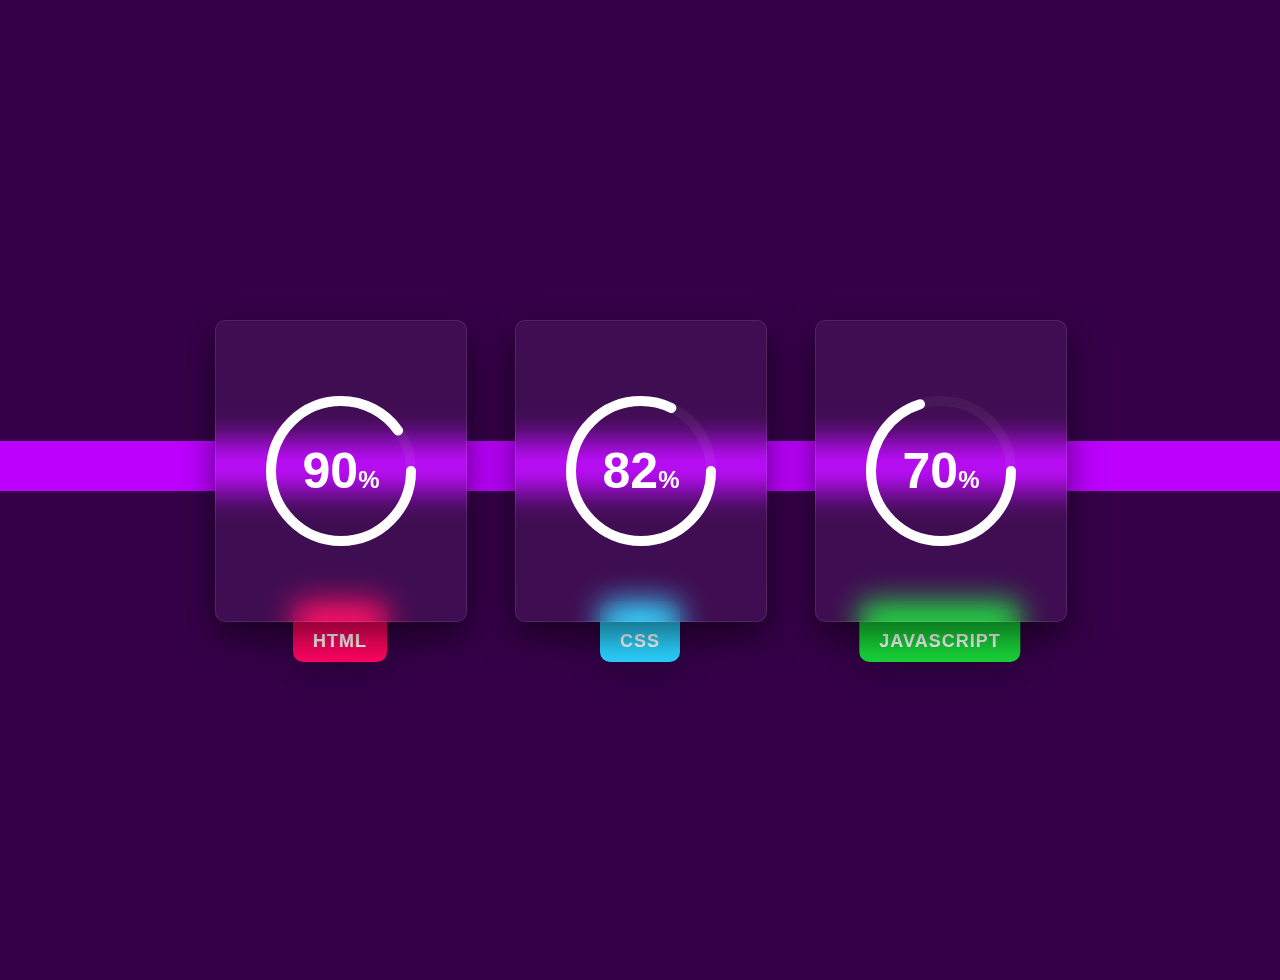
<file: GlassmorphismCircle/index.html>
<!DOCTYPE html>
<html lang = "en">
<head>
	<meta charset = "UTF-8">
	<title>Glassmorphism Circle Progress</title>
	<link rel = "stylesheet" href = "style.css">
</head>
<body>
<section>
	<div class="container">
		<div class="card">
			<div class="box">
				<div class="percent">
					<svg>
						<circle r="70" cx="70" cy="70"></circle>
						<circle r="70" cx="70" cy="70"></circle>
					</svg>
					<div class="number">
						<h2>90<span>%</span></h2>
					</div>
				</div>
			</div>
			<div>
				<div class="text">Html</div>
			</div>
		</div>

		<div class="card">
			<div class="box">
				<div class="percent">
					<svg>
						<circle r="70" cx="70" cy="70"></circle>
						<circle r="70" cx="70" cy="70"></circle>
					</svg>
					<div class="number">
						<h2>82<span>%</span></h2>
					</div>
				</div>
			</div>
			<div>
				<div class="text">Css</div>
			</div>
		</div>

		<div class="card">
			<div class="box">
				<div class="percent">
					<svg>
						<circle r="70" cx="70" cy="70"></circle>
						<circle r="70" cx="70" cy="70"></circle>
					</svg>
					<div class="number">
						<h2>70<span>%</span></h2>
					</div>
				</div>
			</div>
			<div>
				<div class="text">JavaScript</div>
			</div>
		</div>
	</div>
</section>

</body>
</html>
</file>
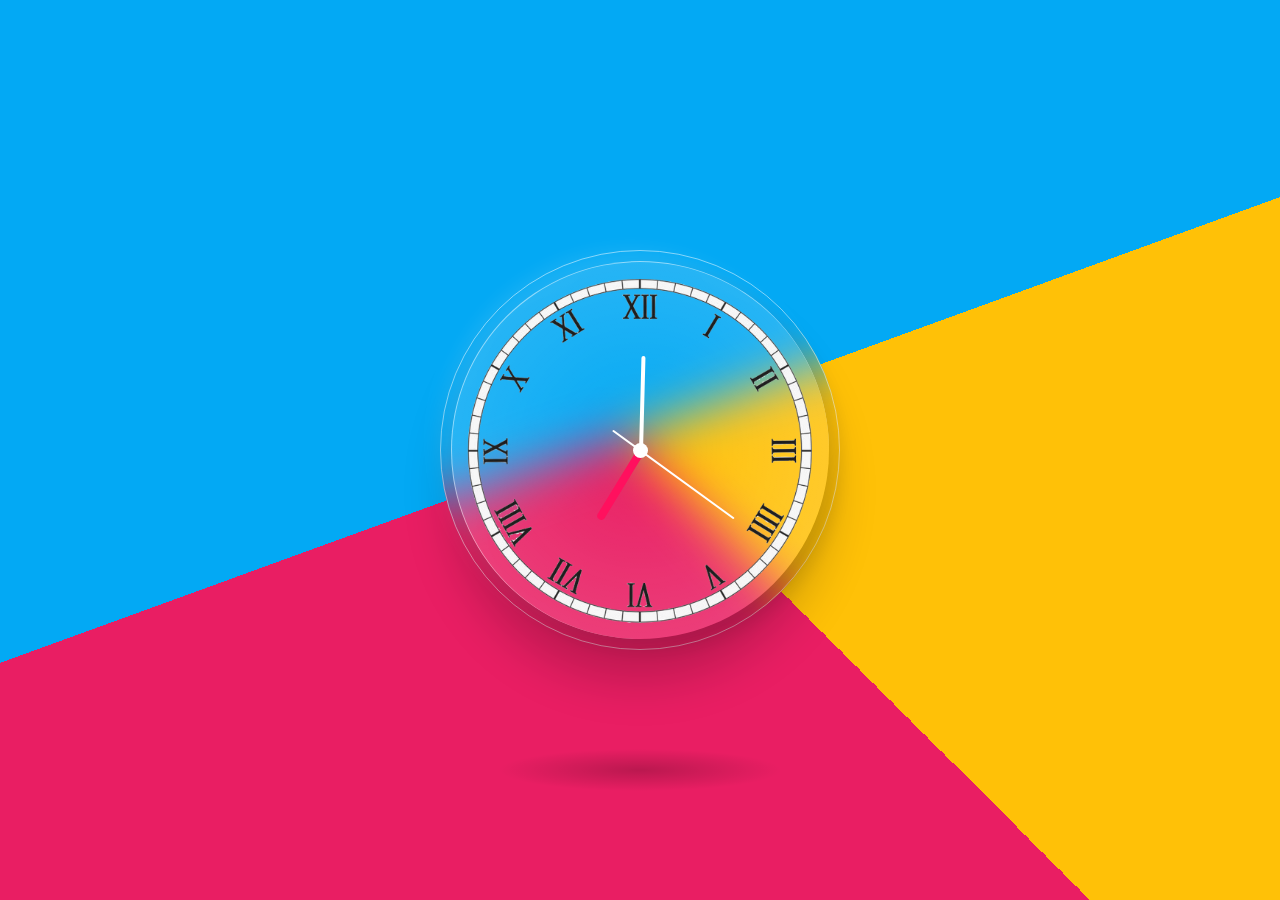
<file: Glassmorphism/clock/index.html>
<!DOCTYPE html>
<html lang = "en">
<head>
	<meta charset = "UTF-8">
	<title>Clock UI Dark</title>
	<link rel = "stylesheet" href = "style.css">
</head>
<body>

<div class = "container">
	<div class = "box">
		<div class = "clock">
			<div class = "hour">
				<div class = "hr" id = "hr"></div>
			</div>
			<div class = "min">
				<div class = "mn" id = "mn"></div>
			</div>
			<div class = "sec">
				<div class = "sc" id = "sc"></div>
			</div>
		</div>
	</div>

</div>
<script>
  const deg = 6;
  const hr = document.querySelector('#hr');
  const mn = document.querySelector('#mn');
  const sc = document.querySelector('#sc');

  setInterval(()=>{
    let day = new Date();
    let hh = day.getHours() * 30;
    let mm = day.getMinutes() * deg;
    let ss = day.getSeconds() * deg;

    hr.style.transform = `rotateZ(${hh + (mm / 12)}deg)`;
    mn.style.transform = `rotateZ(${mm / 12}deg)`;
    sc.style.transform = `rotateZ(${ss}deg)`;
	})



</script>
</body>
</html>
</file>
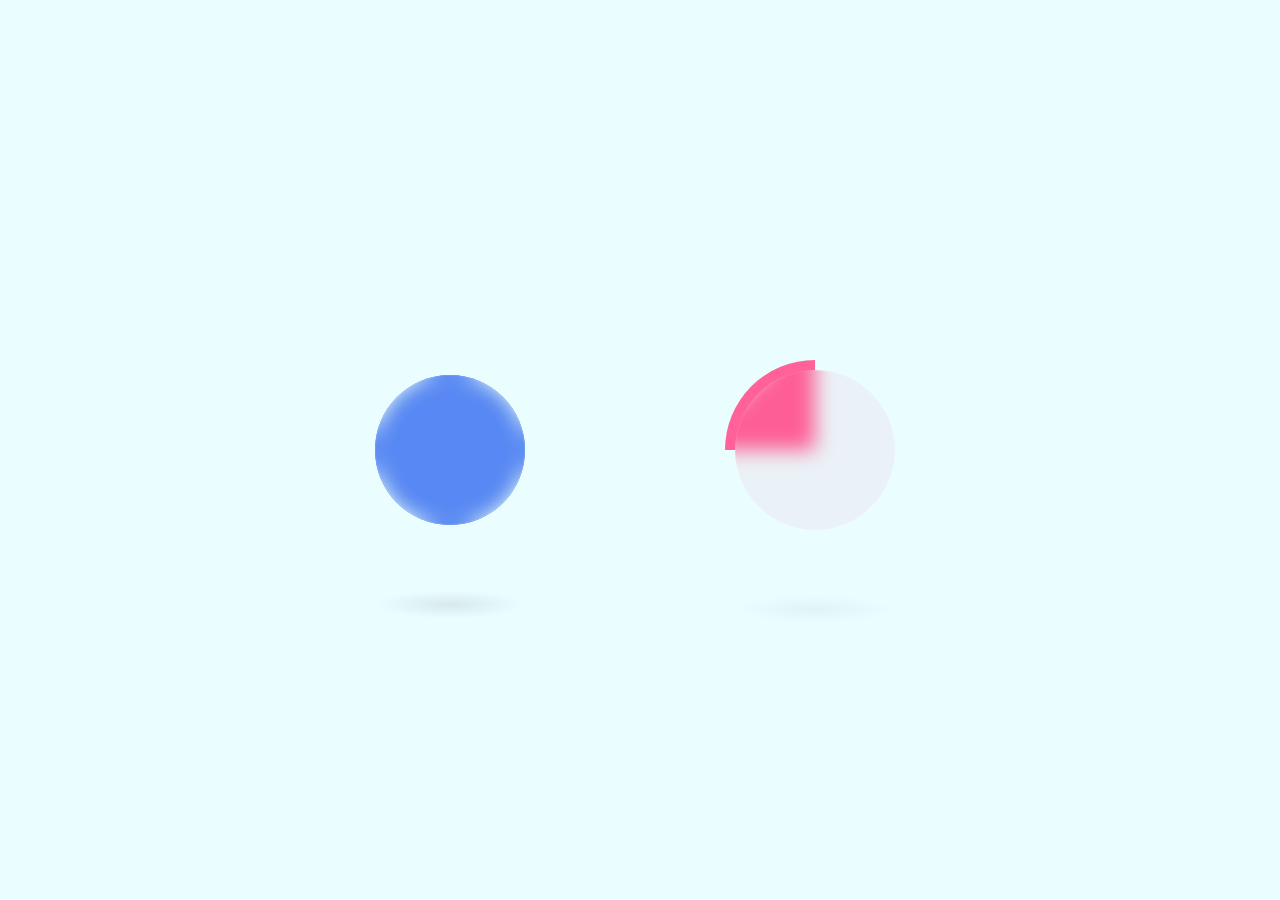
<file: Glassmorphism/loading/index.html>
<!DOCTYPE html>
<html lang = "en">
<head>
	<meta charset = "UTF-8">
	<title>Glassmorphism Animation Effects</title>
	<link rel="stylesheet" href="style1.css">
	<link rel="stylesheet" href="style2.css">
</head>
<body>
<div class="container">
	<div class="loader one">
		<span></span><span></span>
	</div>
	<div class="loader two">
		<span></span><span></span>
	</div>
</div>
</body>
</html>
</file>
<file: GlassmorphismCircle/style.css>
* {
    margin: 0;
    padding: 0;
    font-family: 'Roboto', sans-serif;
}

section {
    position: relative;
    display: flex;
    justify-content: center;
    align-items: center;
    padding: 40px 0;
    min-height: 100vh;
    background: #350048;
}

section::before {
    content: '';
    position: absolute;
    top: 45%;
    left: 0;
    width: 100%;
    height: 50px;
    background: #bd00ff;
}

.container {
    width: 900px;
    display: flex;
    flex-wrap: wrap;
    justify-content: space-around;
}

.container .card {
    position: relative;
    width: 250px;
    height: 300px;
    text-align: center;
    z-index: 10;
    margin: 20px 20px 60px;
}

.container .card .box {
    position: absolute;
    top: 0;
    left: 0;
    width: 100%;
    height: 100%;
    display: flex;
    justify-content: center;
    align-items: center;
    background: rgba(255, 255, 255, 0.05);
    box-shadow: 0 15px 35px rgba(0, 0, 0, 0.5);
    backdrop-filter: blur(15px);
    border: 1px solid rgba(255, 255, 255, 0.1);
    z-index: 10;
    border-radius: 10px;
}

.percent {
    position: relative;
    width: 150px;
    height: 150px;
    border-radius: 50%;
    z-index: 100;
}

.percent .number {
    position: absolute;
    top: 0;
    left: 0;
    width: 100%;
    height: 100%;
    display: flex;
    justify-content: center;
    align-items: center;
}

.percent .number h2 {
    color: #fff;
    font-weight: 700;
    font-size: 50px;
}

.percent .number h2 span {
    font-size: 24px;
}

.text {
    position: absolute;
    bottom: -42px;
    left: 50%;
    transform: translateX(-50%);
    text-align: center;
    padding: 30px 20px 10px;
    background: #f00;
    border-radius: 10px;
    font-weight: 800;
    font-size: 18px;
    letter-spacing: 1px;
    text-transform: uppercase;
    box-shadow: 0 15px 35px rgba(0, 0, 0, 0.2);
    z-index: 1;
    pointer-events: none;
    transition: bottom 0.5s, z-index 0s, transform 0.5s, padding 0.5s;
    transition-delay: 0.5s, 0.5s, 0s, 0.5s;
    color: #fff;
}

.card:hover .text {
    transition-delay: 0s, 0.5s, 0.5s, 0s;
    bottom: -70px;
    z-index: 11;
    transform: translateX(-50%) translateY(-50px);
    padding: 10px 20px 10px;
}

.card:nth-child(1) .text {
    background: #ff0461;
}

.card:nth-child(2) .text {
    background: #2bd2ff;
}

.card:nth-child(3) .text {
    background: #18d539;
}

svg {
    position: relative;
    width: 150px;
    height: 150px;
    /*display: none;*/
}

svg circle {
    width: 100%;
    height: 100%;
    fill: none;
    stroke-width: 10;
    stroke: rgba(255, 255, 255, 0.05);
    transform: translate(5px, 5px);
    stroke-linecap: round;
}

svg circle:nth-child(2) {
    stroke: #fff;
    stroke-dasharray: 440px;
    stroke-dashoffset: 440px;
}

.card:nth-child(1) svg circle:nth-child(2) {
    stroke-dashoffset: calc(440px - (440px * 90) / 100);
}

.card:nth-child(2) svg circle:nth-child(2) {
    stroke-dashoffset: calc(440px - (440px * 82) / 100);
}

.card:nth-child(3) svg circle:nth-child(2) {
    stroke-dashoffset: calc(440px - (440px * 70) / 100);
}
</file>
<file: Glassmorphism/clock/style.css>
* {
    margin: 0;
    padding: 0;
    box-sizing: border-box;
}

body {
    display: flex;
    justify-content: center;
    align-items: center;
    min-height: 100vh;
}

body::before {
    content: '';
    position: absolute;
    top: 0;
    left: 0;
    width: 100%;
    height: 100%;
    background: linear-gradient(45deg, #e91e63, #e91e63 50%,
    #ffc107 50%, #ffc107);
}

body::after {
    content: '';
    position: absolute;
    top: -20px;
    left: 0;
    width: 100%;
    height: 100%;
    background: linear-gradient(160deg, #03a9f4, #03a9f4 50%,
    transparent 50%, transparent);
    animation: animate 5s ease-in-out infinite;
}

@keyframes animate {
    0% {
        transform: translateY(10px);
    }
    50% {
        transform: translateY(-10px);
    }

}

.container {
    position: relative;
}

.container::before {
    content: '';
    position: absolute;
    bottom: -150px;
    width: 100%;
    height: 60px;
    background: radial-gradient(rgba(0, 0, 0, 0.2),
    transparent, transparent);
    border-radius: 50%;
}

.box {
    position: relative;
    z-index: 1;
    width: 400px;
    height: 400px;
    backdrop-filter: blur(25px);
    border-radius: 50%;
    border: 1px solid rgba(255, 255, 255, 0.5);
    animation: animate 5s ease-in-out infinite;
    animation-delay: -2.5s;
}

.clock {
    position: absolute;
    top: 10px;
    left: 10px;
    right: 10px;
    bottom: 10px;
    display: flex;
    justify-content: center;
    align-items: center;
    background: radial-gradient(transparent,
    rgba(255, 255, 255, 0.2)), url(clock.png);
    background-size: cover;
    border-radius: 50%;
    backdrop-filter: blur(25px);
    border: 1px solid rgba(255, 255, 255, 0.5);
    border-bottom: none;
    border-right: none;
    box-shadow: -10px -10px 20px rgba(255, 255, 255, 0.1),
    10px 10px 20px rgba(0, 0, 0, 0.1),
    0px 40px 50px rgba(0, 0, 0, 0.2);
}

.clock::before {
    content: '';
    position: absolute;
    width: 15px;
    height: 15px;
    background: #fff;
    border-radius: 50%;
    z-index: 1000;
}

.hour, .min, .sec {
    position: absolute;
}

.hour, .hr {
    width: 160px;
    height: 160px;
}

.min, .mn {
    width: 190px;
    height: 190px;
}

.sec, .sc {
    width: 230px;
    height: 230px;
}

.hr, .mn, .sc {
    display: flex;
    justify-content: center;
    position: absolute;
    border-radius: 50%;
}
.hr::before{
    content: '';
    position: absolute;
    width: 8px;
    height: 80px;
    background: #ff105e;
    z-index: 11;
    border-radius: 6px;
}
.mn::before{
    content: '';
    position: absolute;
    width: 4px;
    height: 90px;
    background: #fff;
    z-index: 12;
    border-radius: 6px;
}
.sc::before{
    content: '';
    position: absolute;
    width: 2px;
    height: 150px;
    background: #fff;
    z-index: 12;
    border-radius: 6px;
}
</file>
<file: Glassmorphism/loading/style1.css>
* {
    margin: 0;
    padding: 0;
    box-sizing: border-box;
}

body {
    display: flex;
    background: #eafdff;
}

.container {
    width: 100%;
    min-height: 100vh;
    display: flex;
    justify-content: center;
    align-items: center;
    flex-wrap: wrap;
}

.container .loader {
    position: relative;
    width: 150px;
    height: 150px;
    margin: 100px;
}

.container .loader.one span {
    position: absolute;
    top: 0;
    left: 0;
    width: 100%;
    height: 100%;
    display: block;
    background: #5989ff;
    border-radius: 50%;
    animation: animate ease-in-out 2s infinite;
}

.container .loader.one span:nth-child(2){

    background: rgba(56,109,21,0.05);
    backdrop-filter: blur(10px);
    border: 1px solid rgba(255,255,255,0.1);
    animation-delay: -1s;
}

@keyframes animate {
    0%,100%{
        transform: translateX(-80px);
    }
    50%{
        transform: translateX(80px);
    }
}

/*Add Shadow*/
.container .loader.one span:before{
    content: '';
    position: absolute;
    bottom: -100px;
    left: -20%;
    width: 140%;
    height: 40px;
    border-radius: 50%;
    background: radial-gradient(rgba(0,0,0,0.04),transparent,transparent);
}
</file>
<file: Glassmorphism/loading/style2.css>
.container .loader.two{
    position: relative;
    width: 180px;
    height: 180px;
}

.container .loader.two span:nth-child(1){
    position: absolute;
    top: 10px;
    left: 10px;
    right: 10px;
    bottom: 10px;
    background: rgba(233,30,99,0.05);
    border-radius: 50%;
    backdrop-filter: blur(10px);
    border: 1px solid rgba(255,255,255,0.1);
    z-index: 2;
}

.container .loader.two span:nth-child(2){
    position: absolute;
    top: 0;
    left: 0;
    width: 100%;
    height: 100%;
    display: block;
    border-radius: 50%;
    z-index: 1;
    overflow: hidden;
    animation: rotateCircle 1s linear infinite;
}

@keyframes rotateCircle {
    0%{
        transform: rotate(0deg);
    }
    100%{
        transform: rotate(360deg);
    }
}

.container .loader.two span:nth-child(2)::before{
    content: '';
    position: absolute;
    top: -50%;
    left: -50%;
    width: 100%;
    height: 100%;
    background: #ff6198;

}

/*Add Shadow*/
.container .loader.two span:nth-child(1):before{
    content: '';
    position: absolute;
    bottom: -100px;
    left: -20%;
    width: 140%;
    height: 40px;
    border-radius: 50%;
    background: radial-gradient(rgba(0,0,0,0.04),transparent,transparent);

}
</file>
